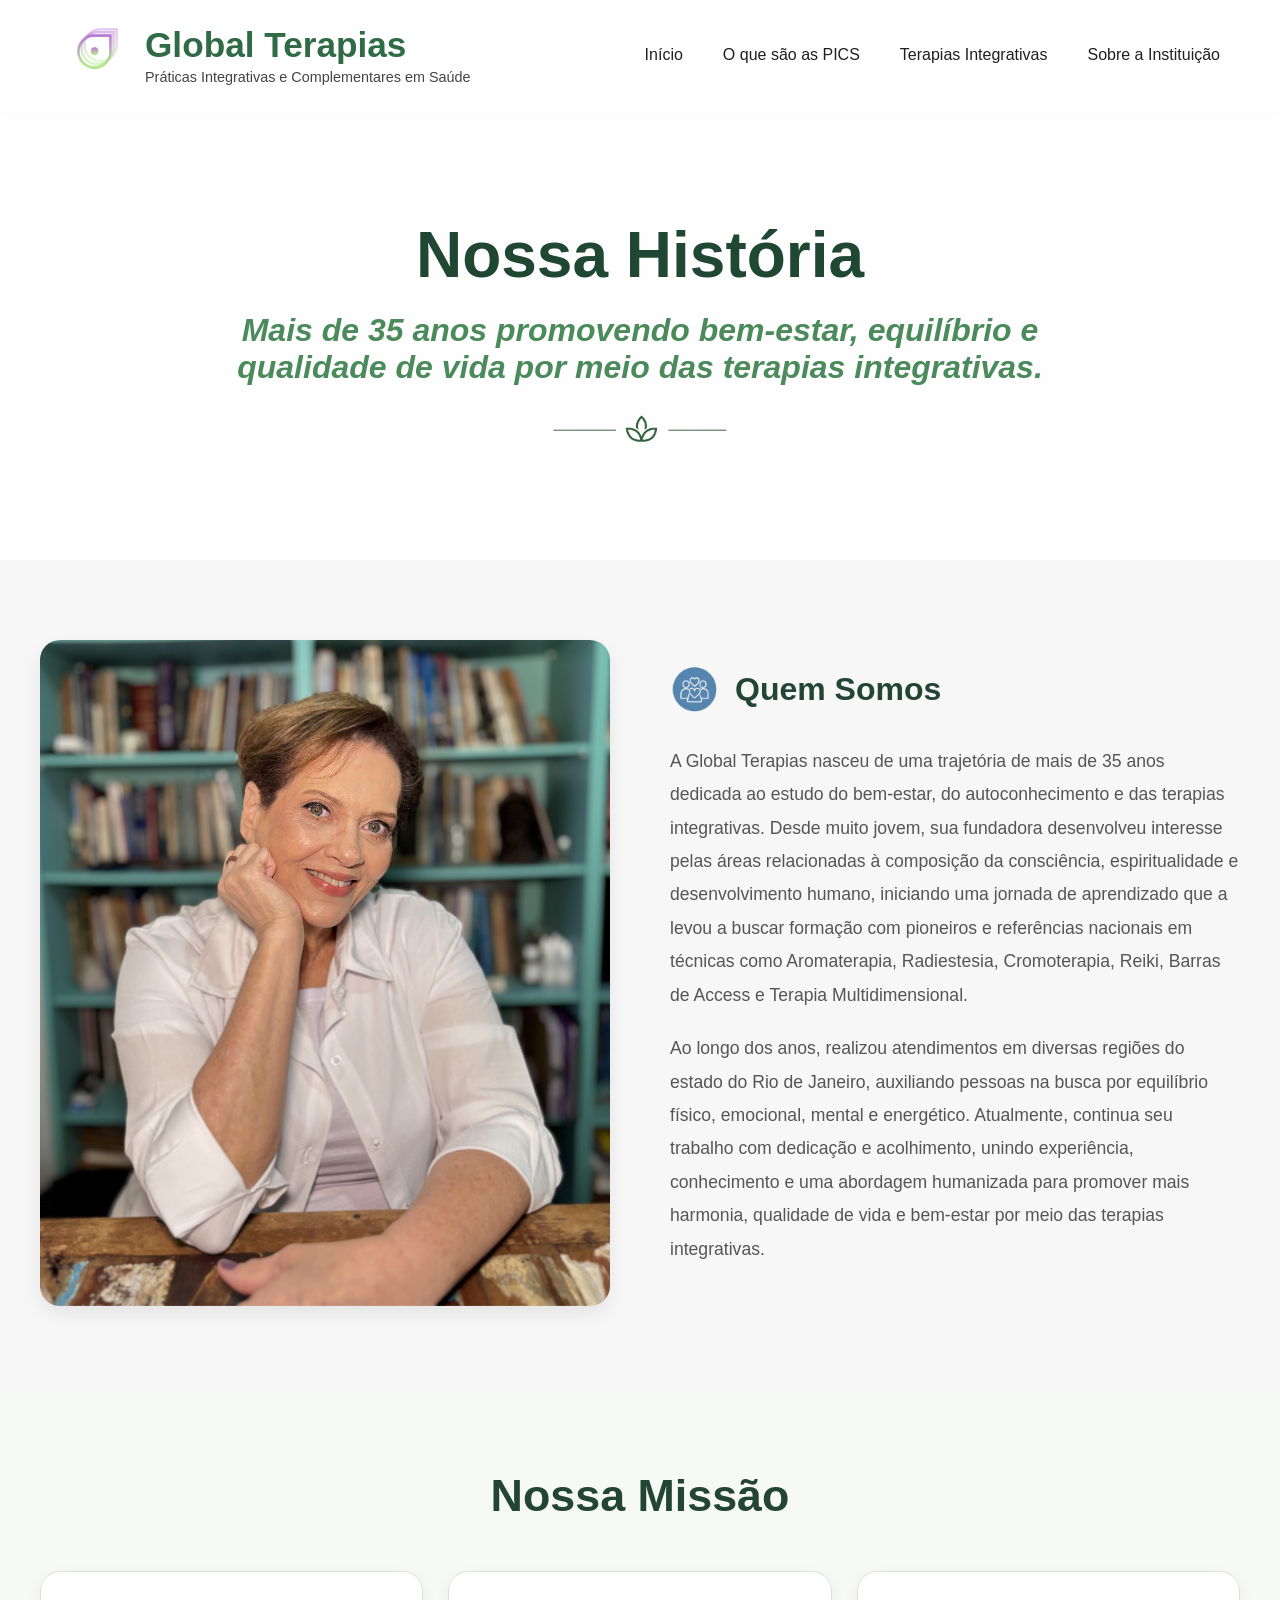
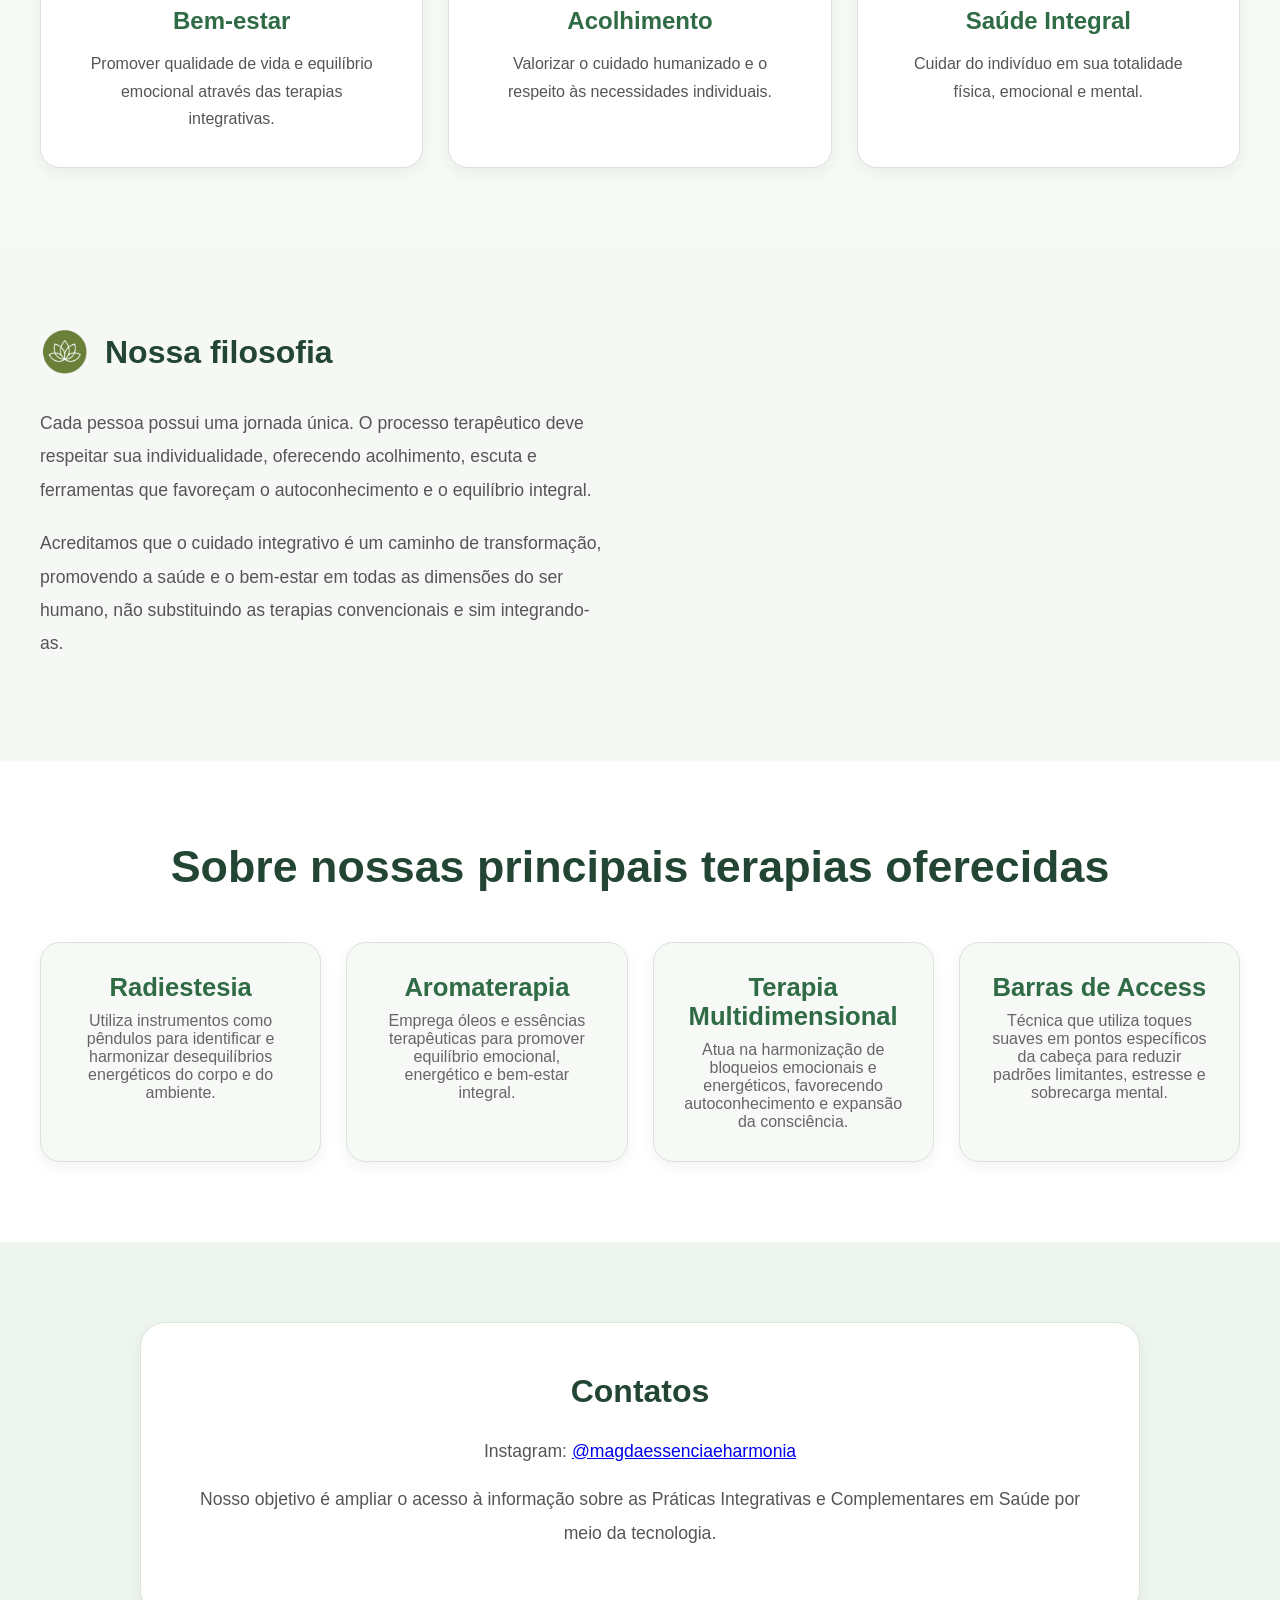
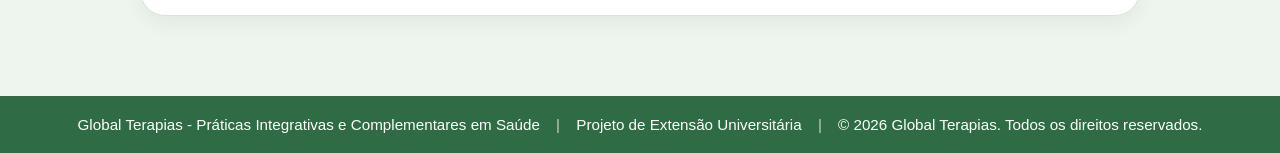
<file: instituicao.html>
<!DOCTYPE html>
<html lang="pt-BR">

<head>
    <meta charset="UTF-8">
    <meta name="viewport" content="width=device-width, initial-scale=1.0">

    <link rel="stylesheet" href="src/styles/stylesheets.css">
    <link rel="stylesheet" href="src/styles/sobre.css">
    <link rel="shortcut icon" href="src/assets/images/logo.png" type="image/x-icon">

    <title>Sobre a Instituição | Global Terapias</title>
</head>

<body>

    <header>
        <nav id="navibar">
            <div id="logo_container">
                <img src="src/assets/images/logo.png" alt="Logo">
                <div id="logo_text">
                    <h1>Global Terapias</h1>
                    <p>Práticas Integrativas e Complementares em Saúde</p>
                </div>
            </div>

            <ul id="nav_list">
                <li class="nav_item">
                    <a href="index.html">Início</a>
                </li>
                <li class="nav_item">
                    <a href="pics.html">O que são as PICS</a>
                </li>
                <li class="nav_item">
                    <a href="terapias-alternativas.html">Terapias Integrativas</a>
                </li>
                <li class="nav_item">
                    <a href="instituicao.html">Sobre a Instituição</a>
                </li>
            </ul>
        </nav>
    </header>

    <main>
        <section id="about-hero">
            <div class="hero-content">
                <h1>Nossa História</h1>
                <h2>
                    Mais de 35 anos promovendo bem-estar, equilíbrio e qualidade de vida por meio das terapias integrativas.
                </h2>
                <img src="src/assets/images/separador.png" alt="Separador" class="separator">
            </div>
        </section>

        <section class="content-section">
            <div class="content-grid">
                <div class="content-image">
                    <img src="src/assets/images/magda.jpg" alt="Magda Maggessy - coFundadora da Global Terapias">
                </div>

                <div class="content-text">
                    <div class="section-title">
                        <img src="src/assets/images/logo-instituicoes.png" alt="Instituição">
                        <h2>Quem Somos</h2>
                    </div>
                    <p>
                        A Global Terapias nasceu de uma trajetória de mais de 35 anos dedicada ao estudo do
                        bem-estar, do autoconhecimento e das terapias integrativas. 
                        Desde muito jovem, sua fundadora desenvolveu interesse pelas áreas relacionadas à 
                        composição da consciência, espiritualidade e desenvolvimento humano, 
                        iniciando uma jornada de aprendizado que a levou a buscar formação com pioneiros 
                        e referências nacionais em técnicas como Aromaterapia, Radiestesia, Cromoterapia, 
                        Reiki, Barras de Access e Terapia Multidimensional.
                    </p>
                    <p>
                        Ao longo dos anos, realizou atendimentos em diversas regiões do estado do 
                        Rio de Janeiro, auxiliando pessoas na busca por equilíbrio físico, emocional, 
                        mental e energético. Atualmente, continua seu trabalho com dedicação e acolhimento,
                        unindo experiência, conhecimento e uma abordagem humanizada para promover
                        mais harmonia, qualidade de vida e bem-estar por meio das terapias integrativas.
                    </p>
                </div>
            </div>
        </section>

        <section class="mission-section">
            <h2 class="section-heading">
                Nossa Missão
            </h2>

            <div class="mission-grid">
                <div class="mission-card">
                    <h3>Bem-estar</h3>
                    <p>
                        Promover qualidade de vida e equilíbrio emocional
                        através das terapias integrativas.
                    </p>
                </div>

                <div class="mission-card">
                    <h3>Acolhimento</h3>
                    <p>
                        Valorizar o cuidado humanizado e o respeito às
                        necessidades individuais.
                    </p>
                </div>

                <div class="mission-card">
                    <h3>Saúde Integral</h3>
                    <p>
                        Cuidar do indivíduo em sua totalidade física,
                        emocional e mental.
                    </p>
                </div>
            </div>
        </section>

        <section class="content-section section-alt">
            <div class="content-grid">
                <div class="content-text">
                    <div class="section-title">
                        <img src="src/assets/images/logo-pics.png" alt="Logo PICS">
                        <h2>Nossa filosofia</h2>
                    </div>
                    <p>
                        Cada pessoa possui uma jornada única. 
                        O processo terapêutico deve respeitar sua individualidade, oferecendo acolhimento, escuta e ferramentas que favoreçam o autoconhecimento e o equilíbrio integral.
                    </p>
                    <p>
                        Acreditamos que o cuidado integrativo é um caminho de transformação, promovendo a saúde e o bem-estar em todas as dimensões do ser humano, não substituindo as terapias convencionais e sim integrando-as.
                    </p>
                </div>
            </div>
        </section>

        <section class="results-section">
            <h2 class="section-heading">
                Sobre nossas principais terapias oferecidas
            </h2>

            <div class="results-grid">
                <div class="result-card">
                    <h3>Radiestesia</h3>
                    <p>Utiliza instrumentos como pêndulos para identificar e harmonizar desequilíbrios energéticos do corpo e do ambiente.</p>
                </div>

                <div class="result-card">
                    <h3>Aromaterapia</h3>
                    <p>Emprega óleos e essências terapêuticas para promover equilíbrio emocional, energético e bem-estar integral.</p>
                </div>

                <div class="result-card">
                    <h3>Terapia Multidimensional</h3>
                    <p>Atua na harmonização de bloqueios emocionais e energéticos, favorecendo autoconhecimento e expansão da consciência.</p>
                </div>

                <div class="result-card">
                    <h3>Barras de Access</h3>
                    <p>Técnica que utiliza toques suaves em pontos específicos da cabeça para reduzir padrões limitantes, estresse e sobrecarga mental.</p>
                </div>
            </div>
        </section>

        <section class="project-section">
            <div class="project-box">
                <h2>Contatos</h2>
                <p>
                    Instagram: <a href="https://www.instagram.com/magdaessenciaeharmonia/" target="_blank" rel="noopener noreferrer">@magdaessenciaeharmonia</a>
                </p>
                <p>
                    Nosso objetivo é ampliar o acesso à informação sobre
                    as Práticas Integrativas e Complementares em Saúde
                    por meio da tecnologia.
                </p>
            </div>
        </section>
    </main>

    <footer>
        <p>
            Global Terapias - Práticas Integrativas e Complementares em Saúde
            <span>|</span>
            Projeto de Extensão Universitária
            <span>|</span>
            © 2026 Global Terapias. Todos os direitos reservados.
        </p>
    </footer>

</body>

</html>
</file>
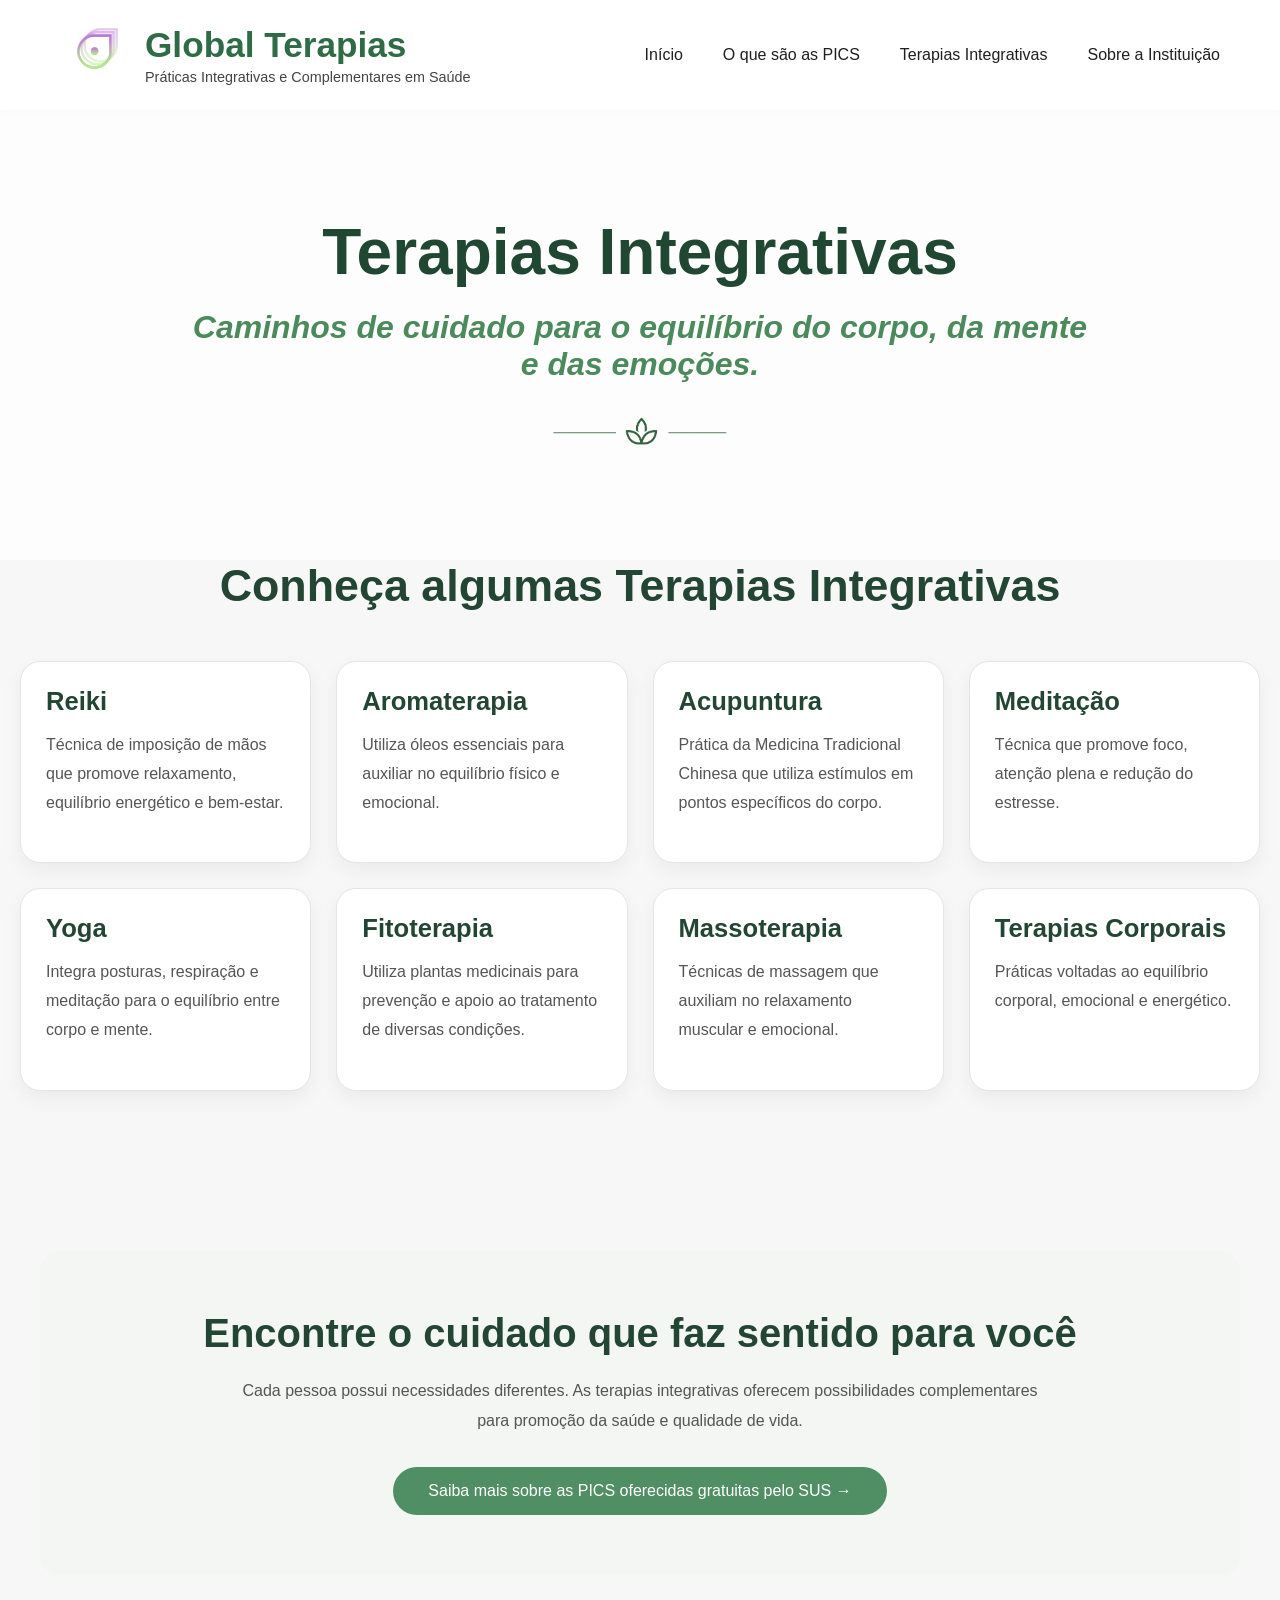
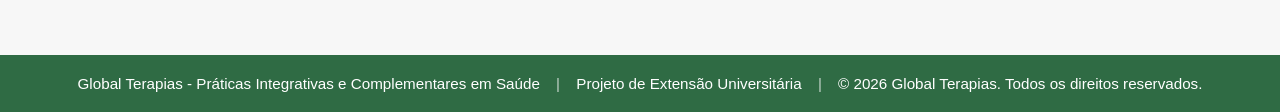
<file: terapias-alternativas.html>
<!DOCTYPE html>
<html lang="en">
<head>
     <link rel="stylesheet" href="src/styles/terapias-alternativas.css">
    <link rel="stylesheet" href="src/styles/stylesheets.css">
     <link rel="shortcut icon" href="src\assets\images\logo.png" type="image/x-icon">
    <meta charset="UTF-8">
    <meta name="viewport" content="width=device-width, initial-scale=1.0">
  <title>Terapias Integrativas | Global Terapias</title>
</head>

<body>

    <header>

        <nav id="navibar">

            <div id="logo_container">

                <img src="src/assets/images/logo.png" alt="Logo">

                <div id="logo_text">
                    <h1>Global Terapias</h1>
                    <p>Práticas Integrativas e Complementares em Saúde</p>
                </div>

            </div>

            <ul id="nav_list">
                <li><a href="index.html">Início</a></li>
                <li><a href="pics.html">O que são as PICS</a></li>
                <li><a href="terapias-alternativas.html">Terapias Integrativas</a></li>
                <li><a href="instituicao.html">Sobre a Instituição</a></li>
            </ul>

        </nav>

    </header>

    <main>

        <!-- HERO -->

        <section id="therapies-hero">

            <div class="hero-content">

                <h1>Terapias Integrativas</h1>

                <h2>
                    Caminhos de cuidado para o equilíbrio do corpo,
                    da mente e das emoções.
                </h2>

                <img src="src/assets/images/separador.png"
                     alt="Separador"
                     class="separator">

            </div>

        </section>


        <!-- TÍTULO -->

        <section class="section-title-center">

            <h2>Conheça algumas Terapias Integrativas</h2>

        </section>

        <!-- GRID DE TERAPIAS -->

        <section class="therapies-grid">

            <article class="therapy-card">

                <div class="therapy-content">

                    <h3>Reiki</h3>

                    <p>
                        Técnica de imposição de mãos que promove
                        relaxamento, equilíbrio energético e bem-estar.
                    </p>

                </div>

            </article>

            <article class="therapy-card">

                <div class="therapy-content">

                    <h3>Aromaterapia</h3>

                    <p>
                        Utiliza óleos essenciais para auxiliar no
                        equilíbrio físico e emocional.
                    </p>

                </div>

            </article>

            <article class="therapy-card">

                <div class="therapy-content">

                    <h3>Acupuntura</h3>

                    <p>
                        Prática da Medicina Tradicional Chinesa que utiliza
                        estímulos em pontos específicos do corpo.
                    </p>

                </div>

            </article>

            <article class="therapy-card">

                <div class="therapy-content">

                    <h3>Meditação</h3>

                    <p>
                        Técnica que promove foco, atenção plena e redução
                        do estresse.
                    </p>

                </div>

            </article>

            <article class="therapy-card">

                <div class="therapy-content">

                    <h3>Yoga</h3>

                    <p>
                        Integra posturas, respiração e meditação para o
                        equilíbrio entre corpo e mente.
                    </p>

                </div>

            </article>

            <article class="therapy-card">

                <div class="therapy-content">

                    <h3>Fitoterapia</h3>

                    <p>
                        Utiliza plantas medicinais para prevenção e apoio
                        ao tratamento de diversas condições.
                    </p>

                </div>

            </article>

            <article class="therapy-card">

                <div class="therapy-content">

                    <h3>Massoterapia</h3>

                    <p>
                        Técnicas de massagem que auxiliam no relaxamento
                        muscular e emocional.
                    </p>

                </div>

            </article>

            <article class="therapy-card">

                <div class="therapy-content">

                    <h3>Terapias Corporais</h3>

                    <p>
                        Práticas voltadas ao equilíbrio corporal,
                        emocional e energético.
                    </p>

                </div>

            </article>

        </section>

        <!-- CHAMADA FINAL -->

        <section class="cta-section">

            <div class="cta-content">

                <h2>
                    Encontre o cuidado que faz sentido para você
                </h2>

                <p>
                    Cada pessoa possui necessidades diferentes.
                    As terapias integrativas oferecem possibilidades
                    complementares para promoção da saúde e qualidade de vida.
                </p>

                <a target="_blank" href="https://www.gov.br/saude/pt-br/composicao/saps/pics/recursos-teraupeticos" class="btn-primary">
                    Saiba mais sobre as PICS oferecidas gratuitas pelo SUS →
                </a>

            </div>

        </section>

    </main>

    <footer>

        <p>
            Global Terapias - Práticas Integrativas e Complementares em Saúde
            <span>|</span>
            Projeto de Extensão Universitária
            <span>|</span>
            © 2026 Global Terapias. Todos os direitos reservados.
        </p>

    </footer>

</body>

</html>
</file>
<file: src/styles/stylesheets.css>
/* RESET */

*{
    margin: 0;
    padding: 0;
    box-sizing: border-box;
}

body{
    font-family: 'Segoe UI', sans-serif;
    background-color: #f7f7f7;
    color: #1f1f1f;
}

/* =========================
   NAVBAR
========================= */

header{
    background: white;
    box-shadow: 0 2px 8px rgba(0,0,0,.08);
}

#navibar{
    max-width: 1400px;
    margin: auto;

    display: flex;
    align-items: center;
    justify-content: space-between;

    padding: 20px 60px;
}

#nav_logo{
    display: flex;
    align-items: center;
    gap: 12px;

    font-size: 2rem;
    font-weight: bold;
    color: #2f6b44;
}

#nav_subtitle{
    font-size: .9rem;
    color: #666;
}

#nav_list{
    display: flex;
    list-style: none;
    gap: 40px;
}

#nav_list a{
    text-decoration: none;
    color: #1f1f1f;
    font-weight: 500;

    transition: .3s;
}

#nav_list a:hover{
    color: #2f6b44;
}

/* =========================
   HERO
========================= */

#home{
    width: 100%;
}

#home_img_container{
    
    min-height: 400px;
    display: flex;
    flex-direction: column;
    justify-content: center;
    align-items: center;

    text-align: center;

    background-image:
    
url("https://raw.githubusercontent.com/ThayronyVonHeld/website-integrative-therapies/main/src/assets/images/img-homepage.png");    background-size: cover;
   
    background-size: cover;
   background-position: center 20%;
    background-repeat: no-repeat;
}

#logo_container {
    display: flex;
    align-items: center;
    gap: 15px;
}

#logo_container img {
    width: 70px;
}

#logo_text h1 {
    color: #2f6b44;
    font-size: 2.2rem;
    font-weight: 700;
    margin-bottom: 4px;
}

#logo_text p {
    color: #444;
    font-size: .9rem;
}

#home_img{
    display: none;
}

#home_img_text{
    font-size: 4rem;
    color: #1f4731;
    margin-bottom: 10px;
}

#home_img_text2{
    font-size: 2.5rem;
    color: #4b8b5b;
    font-style: italic;

    margin-bottom: 30px;

}

.separator-img{
    width: 180px;
    margin: 15px 0 25px 0;
}

#home_img_text4{
    width: 700px;
    max-width: 90%;

    font-size: 1.3rem;
    line-height: 1.8;

    color: #333;
}

/* =========================
   CARDS
========================= */

.info{
    max-width: 1200px;

    margin: 40px auto 80px;

    display: grid;
    grid-template-columns: repeat(3,1fr);

    gap: 30px;

    padding: 0 20px;
}

.card{
    background: white;

    border-radius: 20px;

    padding: 40px;

    text-align: center;

    border: 2px solid #d9d9d9;

    box-shadow: 0 10px 30px rgba(0,0,0,.08);

    transition: .3s;

      display: flex;
    flex-direction: column;
}

.card:hover{
    transform: translateY(-8px);
}

.card_img{
    width: 90px;
    height: 90px;

    object-fit: contain;

    margin: 0 auto 20px;
}

.card h3{
    min-height: 80px;

    display: flex;
    align-items: center;
    justify-content: center;

    font-size: 1.8rem;
    margin-bottom: 20px;
    color: #234634;
}

.card p{
    line-height: 1.8;
    color: #555;

    margin-bottom: 25px;

    flex-grow: 1;
}

.card a{
    display: inline-block;

    color: white;
    text-decoration: none;

    padding: 12px 30px;

    border-radius: 30px;

    transition: .3s;

    margin-top: auto;

}

/* PICS */

.card-pics a{
    background: #388b35;
}

.card-pics a:hover{
    background: #388b35;
}

/* Terapias */

.card-terapias a{
    background: #e0510f;
}

.card-terapias a:hover{
    background: #e0510f;
}

/* Instituição */

.card-instituicao a{
    background: rgb(25, 118, 210);
}

.card-instituicao a:hover{
    background: rgb(25, 118, 210);
}

.card a:hover{
    background: #4f1168;
}

/* =========================
   FOOTER
========================= */

footer{
    background: #2f6b44;

    color: white;

    text-align: center;

    padding: 20px;

    font-size: 0.95rem;
}

footer p{
    margin:0;
}

footer span{
    margin: 0 12px;
    opacity: .7;
}
</file>
<file: src/styles/sobre.css>
/* =========================
   HERO
========================= */

#about-hero{
    min-height: 450px;

    display: flex;
    justify-content: center;
    align-items: center;

    text-align: center;

    padding: 60px 20px;

    background-image:
    linear-gradient(
        rgba(255,255,255,.88),
        rgba(255,255,255,.88)
    ),
    url("https://raw.githubusercontent.com/ThayronyVonHeld/website-integrative-therapies/main/src/assets/images/img-homepage.png");

    background-size: cover;
    background-position: center;
}

.hero-content{
    max-width: 900px;
}

.hero-content h1{
    font-size: 4rem;
    color: #1f4731;

    margin-bottom: 20px;
}

.hero-content h2{
    font-size: 2rem;

    color: #4b8b5b;
    font-style: italic;

    margin-bottom: 25px;
}

.separator{
    width: 180px;
}


/* =========================
   SEÇÕES GERAIS
========================= */

.content-section{
    padding: 80px 20px;
}

.section-alt{
    background: #f5f8f4;
}

.content-grid{
    max-width: 1200px;

    margin: auto;

    display: grid;
    grid-template-columns: 1fr 1fr;

    gap: 60px;

    align-items: center;
}

.content-image img{
    width: 100%;

    border-radius: 20px;

    box-shadow: 0 8px 20px rgba(0,0,0,.08);
}

.content-text p{
    font-size: 1.1rem;

    line-height: 1.9;

    color: #555;

    margin-bottom: 20px;
}


/* =========================
   TÍTULOS
========================= */

.section-title{
    display: flex;
    align-items: center;

    gap: 15px;

    margin-bottom: 30px;
}

.section-title img{
    width: 50px;
}

.section-title h2{
    font-size: 2rem;
    color: #234634;
}

.section-heading{
    text-align: center;

    font-size: 2.8rem;

    color: #234634;

    margin-bottom: 50px;
}


/* =========================
   MISSÃO
========================= */

.mission-section{
    padding: 80px 20px;

    background: #f7f9f6;
}

.mission-grid{
    max-width: 1200px;

    margin: auto;

    display: grid;
    grid-template-columns: repeat(3,1fr);

    gap: 25px;
}

.mission-card{
    background: white;

    padding: 35px;

    border-radius: 20px;

    text-align: center;

    border: 1px solid #d9e3d8;

    box-shadow: 0 5px 15px rgba(0,0,0,.05);

    transition: .3s;
}

.mission-card:hover{
    transform: translateY(-5px);
}

.mission-card h3{
    color: #2f6b44;

    font-size: 1.5rem;

    margin-bottom: 15px;
}

.mission-card p{
    color: #555;

    line-height: 1.7;
}


/* =========================
   RESULTADOS
========================= */

.results-section{
    padding: 80px 20px;

    background: white;
}

.results-grid{
    max-width: 1200px;

    margin: auto;

    display: grid;
    grid-template-columns: repeat(4,1fr);

    gap: 25px;
}

.result-card{
    background: #f7f9f6;

    border-radius: 20px;

    padding: 30px;

    text-align: center;

    border: 1px solid #d9e3d8;

    box-shadow: 0 5px 15px rgba(0,0,0,.05);
}

.result-card h3{
    color: #2f6b44;

    font-size: 1.6rem;

    margin-bottom: 10px;
}

.result-card p{
    color: #666;
}


/* =========================
   PROJETO
========================= */

.project-section{
    padding: 80px 20px;

    background: #eef5ee;
}

.project-box{
    max-width: 1000px;

    margin: auto;

    background: white;

    padding: 50px;

    border-radius: 25px;

    text-align: center;

    border: 1px solid #d9e3d8;

    box-shadow: 0 8px 20px rgba(0,0,0,.05);
}

.project-box h2{
    color: #234634;

    font-size: 2rem;

    margin-bottom: 25px;
}

.project-box p{
    color: #555;

    font-size: 1.1rem;

    line-height: 1.9;

    margin-bottom: 15px;
}


/* =========================
   RESPONSIVIDADE
========================= */

@media(max-width: 992px){

    .content-grid{
        grid-template-columns: 1fr;
    }

    .mission-grid{
        grid-template-columns: 1fr;
    }

    .results-grid{
        grid-template-columns: repeat(2,1fr);
    }

    .hero-content h1{
        font-size: 3rem;
    }

    .hero-content h2{
        font-size: 1.5rem;
    }
}

@media(max-width: 768px){

    .results-grid{
        grid-template-columns: 1fr;
    }

    .section-heading{
        font-size: 2rem;
    }

    .hero-content h1{
        font-size: 2.5rem;
    }

    .hero-content h2{
        font-size: 1.3rem;
    }

    .project-box{
        padding: 30px;
    }
}
</file>
<file: src/styles/terapias-alternativas.css>
/* =========================
   HERO
========================= */

#therapies-hero{
    min-height: 450px;

    display: flex;
    justify-content: center;
    align-items: center;

    text-align: center;

    padding: 80px 20px;

    background-image:
        linear-gradient(
            rgba(255,255,255,.80),
            rgba(255,255,255,.80)
        ),
        url("https://raw.githubusercontent.com/ThayronyVonHeld/website-integrative-therapies/main/src/assets/images/img-homepage.png");

    background-size: cover;
    background-position: center;
}

.hero-content{
    max-width: 900px;
}

.hero-content h1{
    font-size: 4rem;
    color: #1f4731;

    margin-bottom: 20px;
}

.hero-content h2{
    font-size: 2rem;

    color: #4b8b5b;

    font-style: italic;
    font-weight: 600;

    margin-bottom: 30px;
}

.separator{
    width: 180px;
}

/* =========================
   INTRODUÇÃO
========================= */

.intro-section{
    padding: 80px 20px;
}

.intro-card{
    max-width: 1200px;

    margin: auto;

    background: white;

    border-radius: 20px;

    padding: 40px;

    display: grid;
    grid-template-columns: 120px 1fr;

    gap: 30px;

    align-items: center;

    box-shadow:
        0 10px 30px rgba(0,0,0,.06);

    border: 1px solid #e5e5e5;
}

.intro-icon img{
    width: 100px;
}

.intro-content h2{
    color: #234634;

    font-size: 2rem;

    margin-bottom: 20px;
}

.intro-content p{
    color: #555;

    line-height: 1.9;

    margin-bottom: 15px;
}

/* =========================
   TÍTULO CENTRAL
========================= */

.section-title-center{
    text-align: center;

    margin-bottom: 50px;
}

.section-title-center h2{
    color: #234634;

    font-size: 2.8rem;
}

/* =========================
   CARDS DAS TERAPIAS
========================= */

.therapies-grid{
    max-width: 1300px;

    margin: auto;

    padding: 0 20px 80px;

    display: grid;

    grid-template-columns: repeat(4,1fr);

    gap: 25px;
}

.therapy-card{
    background: white;

    border-radius: 20px;

    overflow: hidden;

    border: 1px solid #e5e5e5;

    box-shadow:
        0 8px 20px rgba(0,0,0,.05);

    transition: .3s;
}

.therapy-card:hover{
    transform: translateY(-8px);
}

.therapy-card img{
    width: 100%;
    height: 220px;

    object-fit: cover;
}

.therapy-content{
    padding: 25px;
}

.therapy-content h3{
    color: #234634;

    font-size: 1.6rem;

    margin-bottom: 15px;
}

.therapy-content p{
    color: #555;

    line-height: 1.8;

    margin-bottom: 20px;
}

.therapy-content a{
    text-decoration: none;

    color: #4f8f63;

    font-weight: 600;

    transition: .3s;
}

.therapy-content a:hover{
    color: #234634;
}

/* =========================
   CTA FINAL
========================= */

.cta-section{
    padding: 80px 20px;
}

.cta-content{
    max-width: 1200px;

    margin: auto;

    background: #f3f6f2;

    border-radius: 20px;

    padding: 60px;

    text-align: center;
}

.cta-content h2{
    color: #234634;

    font-size: 2.5rem;

    margin-bottom: 20px;
}

.cta-content p{
    color: #555;

    max-width: 800px;

    margin: auto;

    line-height: 1.9;

    margin-bottom: 30px;
}

.btn-primary{
    display: inline-block;

    background: #4f8f63;

    color: white;

    text-decoration: none;

    padding: 15px 35px;

    border-radius: 30px;

    transition: .3s;
}

.btn-primary:hover{
    background: #366449;
}

/* =========================
   RESPONSIVIDADE
========================= */

@media(max-width: 1200px){

    .therapies-grid{
        grid-template-columns: repeat(2,1fr);
    }
}

@media(max-width: 768px){

    .hero-content h1{
        font-size: 2.8rem;
    }

    .hero-content h2{
        font-size: 1.4rem;
    }

    .intro-card{
        grid-template-columns: 1fr;

        text-align: center;
    }

    .therapies-grid{
        grid-template-columns: 1fr;
    }

    .section-title-center h2{
        font-size: 2rem;
    }

    .cta-content{
        padding: 40px 25px;
    }

    .cta-content h2{
        font-size: 2rem;
    }
}
</file>
